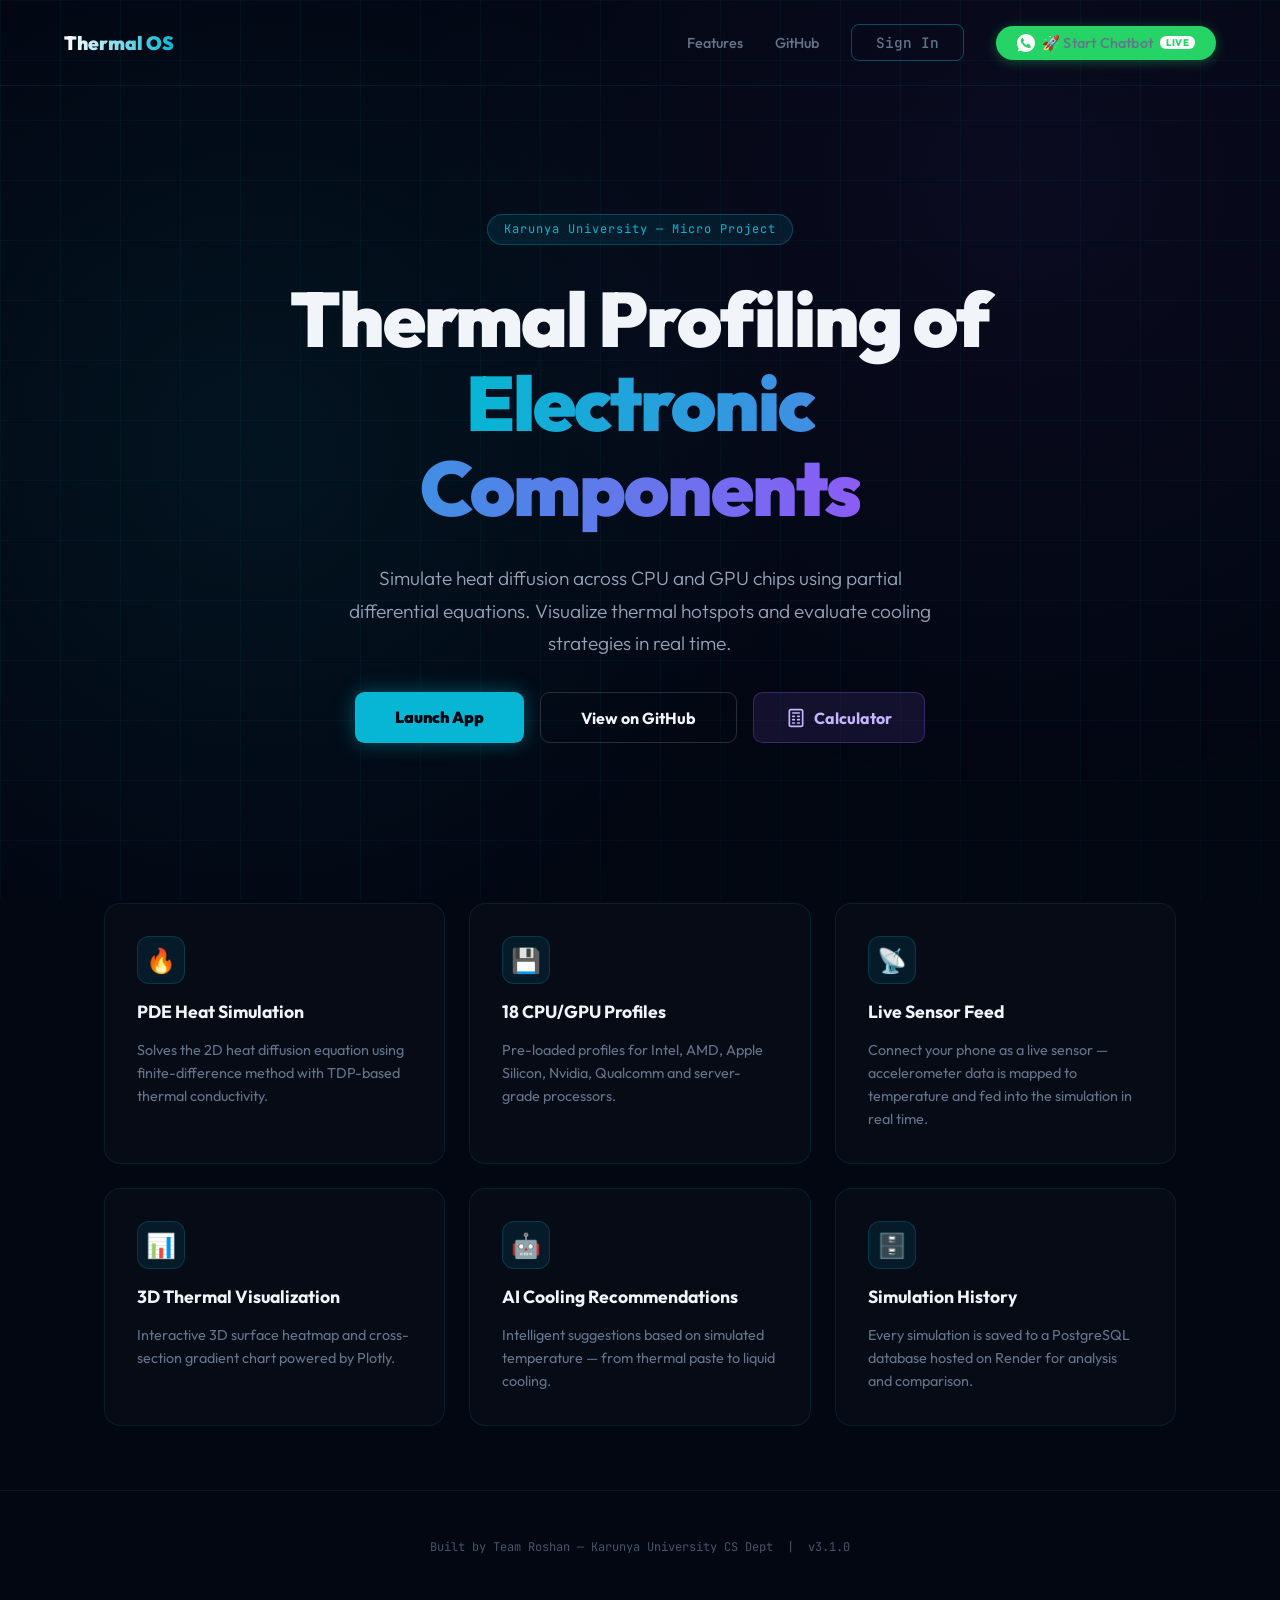
<file: webapp/templates/landing.html>
<!DOCTYPE html>
<html lang="en">

<head>
    <meta charset="UTF-8">
    <meta name="viewport" content="width=device-width, initial-scale=1.0">
    <title>Thermal OS — Thermal Profiling Platform</title>
    <link rel="preconnect" href="https://fonts.googleapis.com">
    <link rel="preconnect" href="https://fonts.gstatic.com" crossorigin>
    <link
        href="https://fonts.googleapis.com/css2?family=Outfit:wght@300;400;700;900&family=JetBrains+Mono:wght@400;700&display=swap"
        rel="stylesheet">
    <style>
        * {
            margin: 0;
            padding: 0;
            box-sizing: border-box;
        }

        body {
            background: #030712;
            color: #f1f5f9;
            font-family: 'Outfit', sans-serif;
            min-height: 100vh;
            overflow-x: hidden;
        }

        body::before {
            content: '';
            position: fixed;
            inset: 0;
            background-image:
                radial-gradient(circle at 20% 50%, rgba(6, 182, 212, 0.08) 0%, transparent 50%),
                radial-gradient(circle at 80% 20%, rgba(139, 92, 246, 0.06) 0%, transparent 50%),
                linear-gradient(rgba(6, 182, 212, 0.04) 1px, transparent 1px),
                linear-gradient(90deg, rgba(6, 182, 212, 0.04) 1px, transparent 1px);
            background-size: cover, cover, 60px 60px, 60px 60px;
            z-index: -1;
        }

        nav {
            display: flex;
            justify-content: space-between;
            align-items: center;
            padding: 1.5rem 4rem;
            border-bottom: 1px solid rgba(6, 182, 212, 0.1);
        }

        .logo {
            font-size: 1.2rem;
            font-weight: 900;
            background: linear-gradient(to right, #fff, #06b6d4);
            -webkit-background-clip: text;
            background-clip: text;
            color: transparent;
        }

        .nav-links {
            display: flex;
            gap: 2rem;
            align-items: center;
        }

        .nav-links a {
            color: #64748b;
            text-decoration: none;
            font-size: 0.9rem;
            font-weight: 500;
        }

        .nav-links a:hover {
            color: #f1f5f9;
        }

        .btn-login {
            background: transparent;
            border: 1px solid rgba(6, 182, 212, 0.4);
            color: #06b6d4;
            padding: 0.5rem 1.5rem;
            border-radius: 0.5rem;
            font-family: 'JetBrains Mono', monospace;
            font-size: 0.8rem;
            cursor: pointer;
            text-decoration: none;
        }

        .btn-login:hover {
            background: rgba(6, 182, 212, 0.1);
        }

        .hero {
            display: flex;
            flex-direction: column;
            align-items: center;
            justify-content: center;
            text-align: center;
            padding: 8rem 2rem 6rem;
            gap: 2rem;
        }

        .badge {
            background: rgba(6, 182, 212, 0.1);
            border: 1px solid rgba(6, 182, 212, 0.3);
            color: #06b6d4;
            padding: 0.4rem 1rem;
            border-radius: 100px;
            font-family: 'JetBrains Mono', monospace;
            font-size: 0.75rem;
            letter-spacing: 1px;
        }

        .hero h1 {
            font-size: clamp(2.5rem, 6vw, 5rem);
            font-weight: 900;
            line-height: 1.1;
            letter-spacing: -2px;
            max-width: 800px;
        }

        .hero h1 span {
            background: linear-gradient(to right, #06b6d4, #8b5cf6);
            -webkit-background-clip: text;
            background-clip: text;
            color: transparent;
        }

        .hero p {
            font-size: 1.2rem;
            color: #94a3b8;
            max-width: 600px;
            line-height: 1.7;
            font-weight: 300;
        }

        .hero-btns {
            display: flex;
            gap: 1rem;
            flex-wrap: wrap;
            justify-content: center;
        }

        .btn-primary {
            background: #06b6d4;
            color: #030712;
            padding: 0.9rem 2.5rem;
            border-radius: 0.6rem;
            font-weight: 900;
            font-size: 1rem;
            text-decoration: none;
            box-shadow: 0 0 20px rgba(6, 182, 212, 0.4);
        }

        .btn-primary:hover {
            box-shadow: 0 0 35px rgba(6, 182, 212, 0.6);
        }

        .btn-secondary {
            background: transparent;
            color: #f1f5f9;
            padding: 0.9rem 2.5rem;
            border-radius: 0.6rem;
            font-weight: 700;
            font-size: 1rem;
            text-decoration: none;
            border: 1px solid rgba(255, 255, 255, 0.15);
        }

        .btn-secondary:hover {
            border-color: rgba(255, 255, 255, 0.3);
        }

        /* ── Calculator CTA Button ── */
        .btn-calculator {
            display: inline-flex;
            align-items: center;
            gap: 0.5rem;
            background: rgba(139, 92, 246, 0.12);
            color: #c4b5fd;
            padding: 0.9rem 2rem;
            border-radius: 0.6rem;
            font-weight: 700;
            font-size: 1rem;
            text-decoration: none;
            border: 1px solid rgba(139, 92, 246, 0.3);
            transition: all 0.3s ease;
            position: relative;
            overflow: hidden;
        }

        .btn-calculator:hover {
            background: rgba(139, 92, 246, 0.22);
            border-color: rgba(139, 92, 246, 0.55);
            color: #e0d4ff;
            box-shadow: 0 0 25px rgba(139, 92, 246, 0.25);
            transform: translateY(-1px);
        }

        .btn-calculator:active {
            transform: scale(0.97);
        }

        .btn-calculator svg {
            width: 20px;
            height: 20px;
            flex-shrink: 0;
        }

        .features {
            display: grid;
            grid-template-columns: repeat(auto-fit, minmax(280px, 1fr));
            gap: 1.5rem;
            padding: 4rem;
            max-width: 1200px;
            margin: 0 auto;
        }

        .feature-card {
            background: rgba(8, 12, 24, 0.85);
            border: 1px solid rgba(6, 182, 212, 0.12);
            border-radius: 1rem;
            padding: 2rem;
            display: flex;
            flex-direction: column;
            gap: 1rem;
        }

        .feature-icon {
            width: 48px;
            height: 48px;
            background: rgba(6, 182, 212, 0.1);
            border: 1px solid rgba(6, 182, 212, 0.2);
            border-radius: 0.75rem;
            display: flex;
            align-items: center;
            justify-content: center;
            font-size: 1.5rem;
        }

        .feature-card h3 {
            font-size: 1.1rem;
            font-weight: 700;
        }

        .feature-card p {
            color: #64748b;
            font-size: 0.9rem;
            line-height: 1.6;
        }

        footer {
            text-align: center;
            padding: 3rem;
            border-top: 1px solid rgba(6, 182, 212, 0.1);
            color: #475569;
            font-family: 'JetBrains Mono', monospace;
            font-size: 0.75rem;
        }

        /* ── WhatsApp Navbar CTA ── */
        .wa-cta-wrap {
            position: relative;
        }

        .btn-whatsapp {
            display: inline-flex;
            align-items: center;
            gap: 0.45rem;
            background: #25D366;
            color: #fff;
            text-decoration: none;
            padding: 0.5rem 1.3rem;
            border-radius: 100px;
            font-family: 'Outfit', sans-serif;
            font-size: 0.82rem;
            font-weight: 700;
            letter-spacing: 0.2px;
            white-space: nowrap;
            box-shadow: 0 2px 12px rgba(37, 211, 102, 0.35);
            transition: transform 0.25s ease, box-shadow 0.25s ease;
            animation: wa-pulse 2.5s infinite;
        }

        .btn-whatsapp:hover {
            transform: scale(1.05);
            box-shadow: 0 4px 22px rgba(37, 211, 102, 0.5);
            color: #fff;
            animation: none;
        }

        .btn-whatsapp:active {
            transform: scale(0.98);
        }

        .btn-whatsapp svg {
            width: 18px;
            height: 18px;
            fill: #fff;
            flex-shrink: 0;
        }

        .wa-live-badge {
            background: #fff;
            color: #25D366;
            font-size: 0.6rem;
            font-weight: 800;
            padding: 2px 6px;
            border-radius: 6px;
            line-height: 1;
            letter-spacing: 0.5px;
            flex-shrink: 0;
        }

        @keyframes wa-pulse {
            0% {
                box-shadow: 0 2px 12px rgba(37, 211, 102, 0.35), 0 0 0 0 rgba(37, 211, 102, 0.5);
            }

            70% {
                box-shadow: 0 2px 12px rgba(37, 211, 102, 0.35), 0 0 0 10px rgba(37, 211, 102, 0);
            }

            100% {
                box-shadow: 0 2px 12px rgba(37, 211, 102, 0.35), 0 0 0 0 rgba(37, 211, 102, 0);
            }
        }

        /* Tooltip on hover */
        .wa-cta-tip {
            position: absolute;
            top: calc(100% + 10px);
            right: 0;
            background: rgba(8, 12, 24, 0.94);
            border: 1px solid rgba(37, 211, 102, 0.25);
            color: #cbd5e1;
            font-size: 0.7rem;
            line-height: 1.55;
            padding: 10px 14px;
            border-radius: 10px;
            width: 240px;
            pointer-events: none;
            opacity: 0;
            transform: translateY(-4px);
            transition: opacity 0.25s ease, transform 0.25s ease;
            backdrop-filter: blur(14px);
            -webkit-backdrop-filter: blur(14px);
            box-shadow: 0 6px 24px rgba(0, 0, 0, 0.45);
            font-family: 'Outfit', sans-serif;
            z-index: 100;
        }

        .wa-cta-tip strong {
            color: #25D366;
        }

        .wa-cta-wrap:hover .wa-cta-tip {
            opacity: 1;
            transform: translateY(0);
        }

        /* Mobile nav adjustments */
        @media (max-width: 640px) {
            nav {
                padding: 1rem 1.5rem;
            }

            .nav-links {
                gap: 0.8rem;
            }

            .btn-whatsapp {
                padding: 0.45rem 0.9rem;
                font-size: 0.75rem;
            }

            .wa-cta-tip {
                width: 200px;
                font-size: 0.65rem;
            }
        }

        @media (max-width: 420px) {

            .btn-whatsapp .wa-label,
            .btn-whatsapp .wa-live-badge {
                display: none;
            }

            .btn-whatsapp {
                padding: 0.5rem;
                border-radius: 50%;
            }

            .btn-whatsapp svg {
                width: 22px;
                height: 22px;
            }
        }
    </style>
</head>

<body>
    <nav>
        <div class="logo">Thermal OS</div>
        <div class="nav-links">
            <a href="#features">Features</a>
            <a href="https://github.com/RoshanAnandSeeli/PythonMP" target="_blank">GitHub</a>
            <a href="/login" class="btn-login">Sign In</a>
            <div class="wa-cta-wrap">
                <a href="https://wa.me/14155238886?text=join%20note-shake" target="_blank" rel="noopener noreferrer"
                    class="btn-whatsapp" id="btn-whatsapp" aria-label="Chat on WhatsApp"
                    onclick="console.log('WhatsApp CTA clicked')">
                    <svg viewBox="0 0 32 32" xmlns="http://www.w3.org/2000/svg">
                        <path
                            d="M16.004 0h-.008C7.174 0 0 7.176 0 16c0 3.5 1.128 6.744 3.046 9.378L1.054 31.29l6.118-1.958A15.905 15.905 0 0016.004 32C24.826 32 32 24.822 32 16S24.826 0 16.004 0zm9.338 22.594c-.39 1.1-1.932 2.014-3.164 2.28-.844.18-1.946.322-5.656-1.216-4.748-1.966-7.804-6.78-8.038-7.096-.226-.316-1.882-2.508-1.882-4.784s1.192-3.396 1.614-3.862c.39-.43.922-.644 1.41-.644.17 0 .324.008.462.016.422.018.634.042.912.706.348.83 1.194 2.91 1.298 3.124.106.214.212.5.074.796-.13.302-.244.49-.464.752-.214.262-.44.464-.654.748-.196.248-.416.514-.18.934.238.414 1.058 1.748 2.272 2.83 1.562 1.394 2.878 1.826 3.286 2.028.408.202.644.172.882-.098.244-.276 1.04-1.212 1.318-1.63.272-.416.548-.348.924-.21.378.14 2.394 1.13 2.804 1.336.408.208.682.31.782.482.098.168.098.988-.292 2.088z" />
                    </svg>
                    <span class="wa-label">🚀 Start Chatbot</span>
                    <span class="wa-live-badge">LIVE</span>
                </a>
                <div class="wa-cta-tip">
                    👉 Join first: <strong>'join note-shake'</strong><br>
                    Then type <strong>'hi'</strong> to start 🚀
                </div>
            </div>
        </div>
    </nav>

    <section class="hero">
        <div class="badge">Karunya University — Micro Project</div>
        <h1>Thermal Profiling of<br><span>Electronic Components</span></h1>
        <p>Simulate heat diffusion across CPU and GPU chips using partial differential equations. Visualize thermal
            hotspots and evaluate cooling strategies in real time.</p>
        <div class="hero-btns">
            <a href="/login" class="btn-primary">Launch App</a>
            <a href="https://github.com/RoshanAnandSeeli/PythonMP" target="_blank" class="btn-secondary">View on
                GitHub</a>
            <a href="/calculator" class="btn-calculator" id="btnCalcLanding">
                <svg viewBox="0 0 24 24" fill="none" stroke="currentColor" stroke-width="2" stroke-linecap="round"
                    stroke-linejoin="round">
                    <rect x="4" y="2" width="16" height="20" rx="2"></rect>
                    <line x1="8" y1="6" x2="16" y2="6"></line>
                    <line x1="8" y1="10" x2="10" y2="10"></line>
                    <line x1="14" y1="10" x2="16" y2="10"></line>
                    <line x1="8" y1="14" x2="10" y2="14"></line>
                    <line x1="14" y1="14" x2="16" y2="14"></line>
                    <line x1="8" y1="18" x2="10" y2="18"></line>
                    <line x1="14" y1="18" x2="16" y2="18"></line>
                </svg>
                Calculator
            </a>
        </div>
    </section>

    <section class="features" id="features">
        <div class="feature-card">
            <div class="feature-icon">🔥</div>
            <h3>PDE Heat Simulation</h3>
            <p>Solves the 2D heat diffusion equation using finite-difference method with TDP-based thermal conductivity.
            </p>
        </div>
        <div class="feature-card">
            <div class="feature-icon">💾</div>
            <h3>18 CPU/GPU Profiles</h3>
            <p>Pre-loaded profiles for Intel, AMD, Apple Silicon, Nvidia, Qualcomm and server-grade processors.</p>
        </div>
        <div class="feature-card">
            <div class="feature-icon">📡</div>
            <h3>Live Sensor Feed</h3>
            <p>Connect your phone as a live sensor — accelerometer data is mapped to temperature and fed into the
                simulation in real time.</p>
        </div>
        <div class="feature-card">
            <div class="feature-icon">📊</div>
            <h3>3D Thermal Visualization</h3>
            <p>Interactive 3D surface heatmap and cross-section gradient chart powered by Plotly.</p>
        </div>
        <div class="feature-card">
            <div class="feature-icon">🤖</div>
            <h3>AI Cooling Recommendations</h3>
            <p>Intelligent suggestions based on simulated temperature — from thermal paste to liquid cooling.</p>
        </div>
        <div class="feature-card">
            <div class="feature-icon">🗄️</div>
            <h3>Simulation History</h3>
            <p>Every simulation is saved to a PostgreSQL database hosted on Render for analysis and comparison.</p>
        </div>
    </section>

    <footer>
        Built by Team Roshan — Karunya University CS Dept &nbsp;|&nbsp; v3.1.0
    </footer>


</body>

</html>
</file>
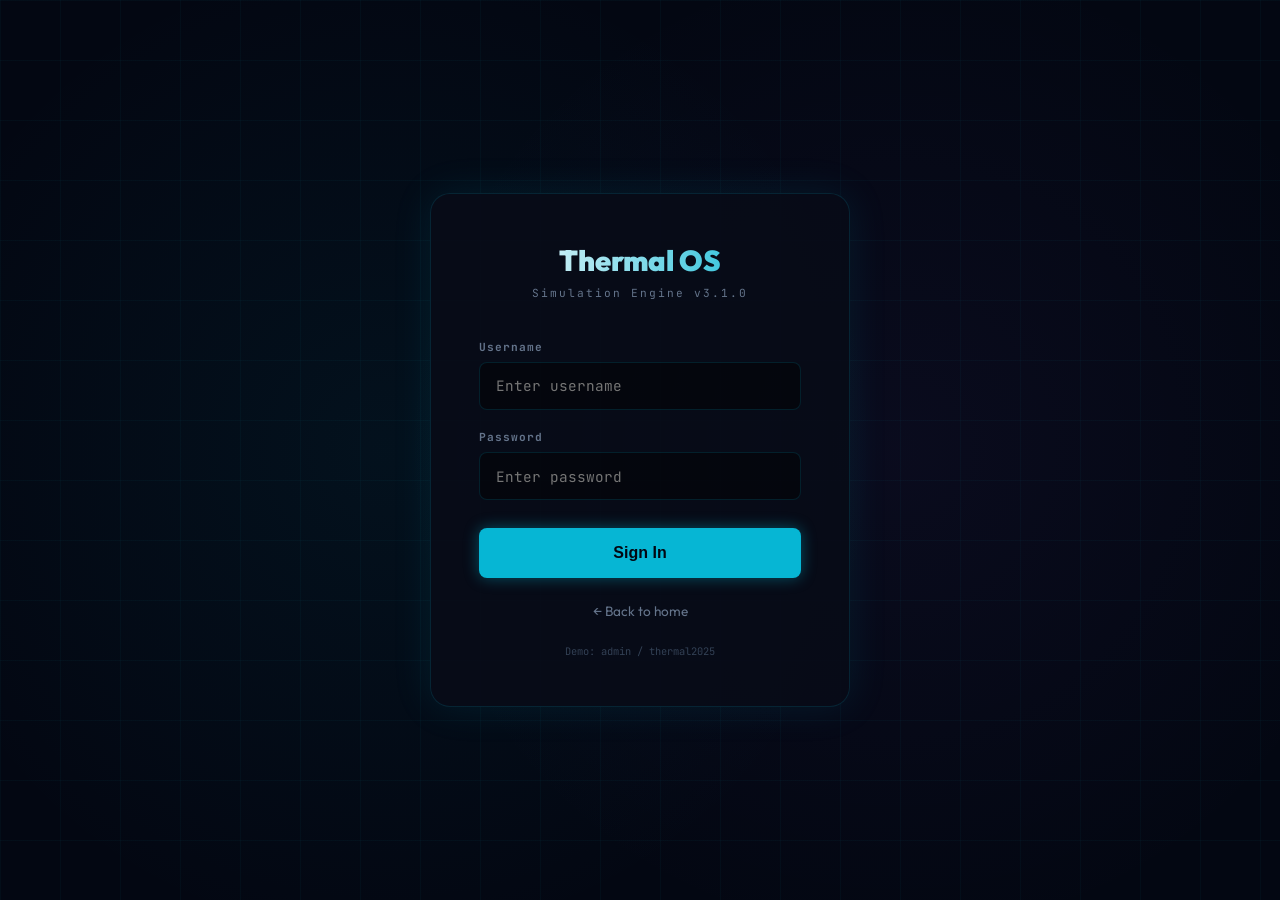
<file: webapp/templates/login.html>
<!DOCTYPE html>
<html lang="en">

<head>
    <meta charset="UTF-8">
    <meta name="viewport" content="width=device-width, initial-scale=1.0">
    <title>Thermal OS — Sign In</title>
    <link rel="preconnect" href="https://fonts.googleapis.com">
    <link rel="preconnect" href="https://fonts.gstatic.com" crossorigin>
    <link
        href="https://fonts.googleapis.com/css2?family=Outfit:wght@400;700;900&family=JetBrains+Mono:wght@400;700&display=swap"
        rel="stylesheet">
    <style>
        * {
            margin: 0;
            padding: 0;
            box-sizing: border-box;
        }

        body {
            background: #030712;
            color: #f1f5f9;
            font-family: 'Outfit', sans-serif;
            min-height: 100vh;
            display: flex;
            align-items: center;
            justify-content: center;
            background-image:
                radial-gradient(circle at 30% 50%, rgba(6, 182, 212, 0.06) 0%, transparent 50%),
                radial-gradient(circle at 70% 50%, rgba(139, 92, 246, 0.05) 0%, transparent 50%),
                linear-gradient(rgba(6, 182, 212, 0.04) 1px, transparent 1px),
                linear-gradient(90deg, rgba(6, 182, 212, 0.04) 1px, transparent 1px);
            background-size: cover, cover, 60px 60px, 60px 60px;
        }

        .login-card {
            background: rgba(8, 12, 24, 0.9);
            border: 1px solid rgba(6, 182, 212, 0.15);
            border-radius: 1.25rem;
            padding: 3rem;
            width: 100%;
            max-width: 420px;
            box-shadow: 0 0 40px rgba(6, 182, 212, 0.1);
        }

        .brand {
            text-align: center;
            margin-bottom: 2.5rem;
        }

        .brand h1 {
            font-size: 1.8rem;
            font-weight: 900;
            background: linear-gradient(to right, #fff, #06b6d4);
            -webkit-background-clip: text;
            background-clip: text;
            color: transparent;
            margin-bottom: 0.5rem;
        }

        .brand p {
            font-family: 'JetBrains Mono', monospace;
            font-size: 0.7rem;
            color: #64748b;
            letter-spacing: 2px;
        }

        .form-group {
            display: flex;
            flex-direction: column;
            gap: 0.5rem;
            margin-bottom: 1.25rem;
        }

        .form-group label {
            font-family: 'JetBrains Mono', monospace;
            font-size: 0.7rem;
            color: #64748b;
            font-weight: 700;
            letter-spacing: 1px;
        }

        .form-group input {
            background: rgba(0, 0, 0, 0.4);
            border: 1px solid rgba(6, 182, 212, 0.15);
            border-radius: 0.5rem;
            padding: 0.85rem 1rem;
            color: #f1f5f9;
            font-family: 'JetBrains Mono', monospace;
            font-size: 0.9rem;
            outline: none;
            width: 100%;
        }

        .form-group input:focus {
            border-color: rgba(6, 182, 212, 0.5);
        }

        .error-msg {
            color: #ef4444;
            font-family: 'JetBrains Mono', monospace;
            font-size: 0.75rem;
            margin-bottom: 1rem;
            display: none;
        }

        .btn-submit {
            width: 100%;
            background: #06b6d4;
            color: #030712;
            border: none;
            padding: 1rem;
            border-radius: 0.5rem;
            font-weight: 900;
            font-size: 1rem;
            cursor: pointer;
            box-shadow: 0 0 15px rgba(6, 182, 212, 0.4);
            margin-top: 0.5rem;
        }

        .btn-submit:hover {
            box-shadow: 0 0 25px rgba(6, 182, 212, 0.6);
        }

        .back-link {
            display: block;
            text-align: center;
            margin-top: 1.5rem;
            color: #64748b;
            font-size: 0.85rem;
            text-decoration: none;
        }

        .back-link:hover {
            color: #f1f5f9;
        }

        .hint {
            text-align: center;
            font-family: 'JetBrains Mono', monospace;
            font-size: 0.65rem;
            color: #334155;
            margin-top: 1.5rem;
        }
    </style>
</head>

<body>
    <div class="login-card">
        <div class="brand">
            <h1>Thermal OS</h1>
            <p>Simulation Engine v3.1.0</p>
        </div>

        <div id="errorMsg" class="error-msg">Invalid username or password.</div>

        <form onsubmit="handleLogin(event)">
            <div class="form-group">
                <label>Username</label>
                <input type="text" id="username" placeholder="Enter username" autocomplete="username">
            </div>
            <div class="form-group">
                <label>Password</label>
                <input type="password" id="password" placeholder="Enter password" autocomplete="current-password">
            </div>
            <button type="submit" class="btn-submit">Sign In</button>
        </form>

        <a href="/" class="back-link">← Back to home</a>
        <div class="hint">Demo: admin / thermal2025</div>
    </div>

    <script>
        async function handleLogin(e) {
            e.preventDefault();
            const user = document.getElementById('username').value;
            const pass = document.getElementById('password').value;
            const err = document.getElementById('errorMsg');

            const res = await fetch('/login', {
                method: 'POST',
                headers: { 'Content-Type': 'application/json' },
                body: JSON.stringify({ username: user, password: pass })
            });

            if (res.ok) {
                window.location.href = '/app';
            } else {
                err.style.display = 'block';
                setTimeout(() => err.style.display = 'none', 3000);
            }
        }
    </script>
</body>

</html>
</file>
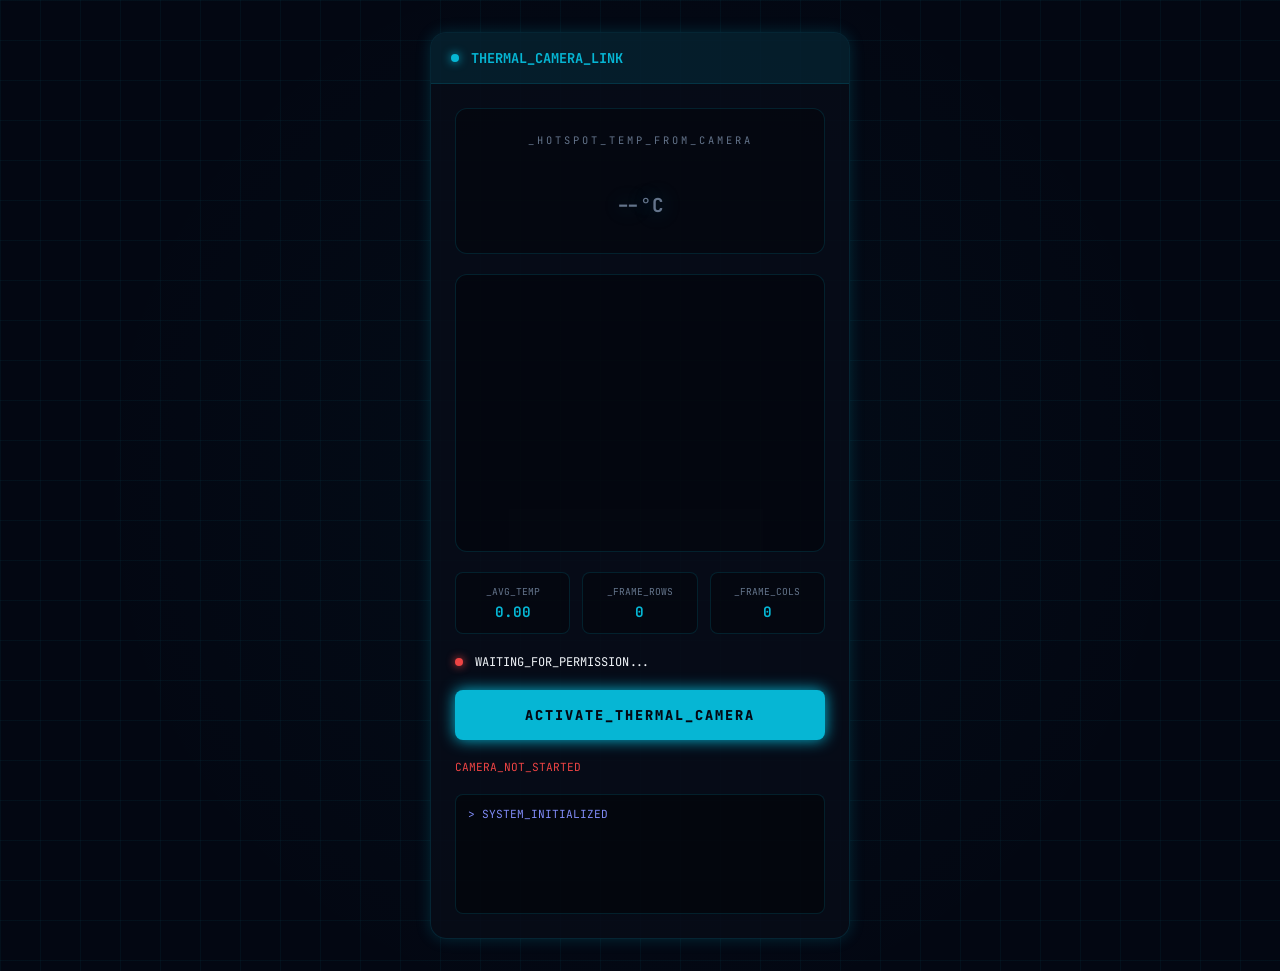
<file: webapp/templates/sensor.html>
<!DOCTYPE html>
<html lang="en">

<head>
    <meta charset="UTF-8">
    <meta name="viewport" content="width=device-width, initial-scale=1.0">
    <title>THERMAL_OS // THERMAL_CAMERA</title>
    <link rel="preconnect" href="https://fonts.googleapis.com">
    <link rel="preconnect" href="https://fonts.gstatic.com" crossorigin>
    <link
        href="https://fonts.googleapis.com/css2?family=Outfit:wght@400;700;900&family=JetBrains+Mono:wght@300;400;700&display=swap"
        rel="stylesheet">
    <style>
        :root {
            --bg-dark: #030712;
            --cyan-glow: #06b6d4;
            --red-glow: #ef4444;
            --text-primary: #f1f5f9;
            --text-dim: #64748b;
            --border-glass: rgba(6, 182, 212, 0.15);
            --bg-panel: rgba(8, 12, 24, 0.85);
        }

        * {
            margin: 0;
            padding: 0;
            box-sizing: border-box;
        }

        body {
            background-color: var(--bg-dark);
            background-image:
                radial-gradient(circle at 50% 50%, rgba(6, 182, 212, 0.03) 0%, transparent 70%),
                linear-gradient(rgba(6, 182, 212, 0.05) 1px, transparent 1px),
                linear-gradient(90deg, rgba(6, 182, 212, 0.05) 1px, transparent 1px);
            background-size: cover, 40px 40px, 40px 40px;
            color: var(--text-primary);
            font-family: 'Outfit', sans-serif;
            min-height: 100vh;
            display: flex;
            align-items: center;
            justify-content: center;
            padding: 2rem;
        }

        .panel {
            background: var(--bg-panel);
            border: 1px solid var(--border-glass);
            border-radius: 1rem;
            width: 100%;
            max-width: 420px;
            overflow: hidden;
            box-shadow: 0 0 15px rgba(6, 182, 212, 0.2);
        }

        .panel-header {
            background: rgba(6, 182, 212, 0.1);
            padding: 1rem 1.25rem;
            display: flex;
            align-items: center;
            gap: 0.75rem;
            font-family: 'JetBrains Mono', monospace;
            font-size: 0.85rem;
            font-weight: 700;
            border-bottom: 1px solid var(--border-glass);
            color: var(--cyan-glow);
        }

        .pulse-dot {
            width: 8px;
            height: 8px;
            background: var(--cyan-glow);
            border-radius: 50%;
            box-shadow: 0 0 10px var(--cyan-glow);
            animation: pulse 2s infinite;
        }

        @keyframes pulse {
            0% {
                opacity: 1;
                transform: scale(1);
            }

            50% {
                opacity: 0.3;
                transform: scale(0.8);
            }

            100% {
                opacity: 1;
                transform: scale(1);
            }
        }

        .panel-body {
            padding: 1.5rem;
            display: flex;
            flex-direction: column;
            gap: 1.25rem;
        }

        .temp-display {
            text-align: center;
            background: rgba(0, 0, 0, 0.3);
            border: 1px solid var(--border-glass);
            border-radius: 0.75rem;
            padding: 1.5rem;
        }

        .temp-label {
            font-family: 'JetBrains Mono', monospace;
            font-size: 0.65rem;
            color: var(--text-dim);
            letter-spacing: 3px;
            margin-bottom: 0.5rem;
        }

        .temp-value {
            font-family: 'JetBrains Mono', monospace;
            font-size: 3.5rem;
            font-weight: 700;
            color: #fff;
            text-shadow: 0 0 20px rgba(6, 182, 212, 0.4);
        }

        .temp-value span {
            font-size: 1.2rem;
            color: var(--text-dim);
        }

        .cam-preview {
            background: rgba(0, 0, 0, 0.3);
            border: 1px solid var(--border-glass);
            border-radius: 0.75rem;
            overflow: hidden;
            aspect-ratio: 4/3;
            position: relative;
        }

        .cam-preview video,
        .cam-preview canvas {
            position: absolute;
            width: 100%;
            height: 100%;
            top: 0;
            left: 0;
            object-fit: cover;
        }

        .cam-preview canvas {
            opacity: 0.6;
            pointer-events: none;
        }

        .cam-stats {
            display: grid;
            grid-template-columns: 1fr 1fr 1fr;
            gap: 0.75rem;
        }

        .cam-item {
            background: rgba(0, 0, 0, 0.3);
            border: 1px solid var(--border-glass);
            border-radius: 0.5rem;
            padding: 0.75rem;
            text-align: center;
        }

        .cam-item .label {
            font-family: 'JetBrains Mono', monospace;
            font-size: 0.6rem;
            color: var(--text-dim);
            margin-bottom: 0.25rem;
        }

        .cam-item .val {
            font-family: 'JetBrains Mono', monospace;
            font-size: 0.9rem;
            color: var(--cyan-glow);
            font-weight: 700;
        }

        .start-btn {
            background: var(--cyan-glow);
            color: var(--bg-dark);
            border: none;
            padding: 1rem;
            border-radius: 0.5rem;
            font-weight: 900;
            font-family: 'JetBrains Mono', monospace;
            font-size: 0.85rem;
            letter-spacing: 2px;
            cursor: pointer;
            box-shadow: 0 0 15px var(--cyan-glow);
            width: 100%;
        }

        .status-row {
            display: flex;
            align-items: center;
            gap: 0.75rem;
            font-family: 'JetBrains Mono', monospace;
            font-size: 0.75rem;
        }

        .status-dot {
            width: 8px;
            height: 8px;
            border-radius: 50%;
            background: var(--red-glow);
            box-shadow: 0 0 8px var(--red-glow);
        }

        .status-dot.active {
            background: var(--cyan-glow);
            box-shadow: 0 0 8px var(--cyan-glow);
        }

        .log-box {
            background: rgba(0, 0, 0, 0.4);
            border: 1px solid var(--border-glass);
            border-radius: 0.5rem;
            padding: 0.75rem;
            height: 120px;
            overflow-y: auto;
            font-family: 'JetBrains Mono', monospace;
            font-size: 0.7rem;
        }

        .log-line {
            color: #818cf8;
            margin-bottom: 0.3rem;
        }

        .log-line.ok {
            color: var(--cyan-glow);
        }

        .log-line.err {
            color: var(--red-glow);
        }

        ::-webkit-scrollbar {
            width: 4px;
        }

        ::-webkit-scrollbar-track {
            background: var(--bg-dark);
        }

        ::-webkit-scrollbar-thumb {
            background: var(--cyan-glow);
            border-radius: 2px;
        }
    </style>
</head>

<body>
    <div class="panel">
        <div class="panel-header">
            <span class="pulse-dot"></span>
            THERMAL_CAMERA_LINK
        </div>
        <div class="panel-body">
            <div class="temp-display">
                <div class="temp-label">_HOTSPOT_TEMP_FROM_CAMERA</div>
                <div class="temp-value"><span id="tempValue">--</span><span>°C</span></div>
            </div>
            <div class="cam-preview">
                <video id="cameraFeed" autoplay playsinline muted></video>
                <canvas id="heatOverlay"></canvas>
            </div>
            <div class="cam-stats">
                <div class="cam-item">
                    <div class="label">_AVG_TEMP</div>
                    <div class="val" id="avgTemp">0.00</div>
                </div>
                <div class="cam-item">
                    <div class="label">_FRAME_ROWS</div>
                    <div class="val" id="frameRows">0</div>
                </div>
                <div class="cam-item">
                    <div class="label">_FRAME_COLS</div>
                    <div class="val" id="frameCols">0</div>
                </div>
            </div>
            <div class="status-row">
                <span class="status-dot" id="statusDot"></span>
                <span id="connectionStatus">WAITING_FOR_PERMISSION...</span>
            </div>
            <button class="start-btn" id="startBtn">ACTIVATE_THERMAL_CAMERA</button>
            <div id="sensorStatus"
                style="font-family:'JetBrains Mono',monospace;font-size:0.7rem;color:var(--red-glow)">CAMERA_NOT_STARTED
            </div>
            <div class="log-box" id="logs">
                <div class="log-line">> SYSTEM_INITIALIZED</div>
            </div>
        </div>
    </div>
    <script>
        function log(msg, type = '') {
            const logs = document.getElementById('logs');
            const e = document.createElement('div');
            e.className = 'log-line ' + type;
            e.innerText = `[${new Date().toLocaleTimeString()}] ${msg}`;
            logs.prepend(e);
            while (logs.children.length > 20) logs.removeChild(logs.lastChild);
        }
        const THERMAL_ROWS = 24;
        const THERMAL_COLS = 32;
        const TEMP_MIN = 24.0;
        const TEMP_MAX = 42.0;

        const video = document.getElementById('cameraFeed');
        const overlay = document.getElementById('heatOverlay');
        const overlayCtx = overlay.getContext('2d');
        const sampleCanvas = document.createElement('canvas');
        sampleCanvas.width = THERMAL_COLS;
        sampleCanvas.height = THERMAL_ROWS;
        const sampleCtx = sampleCanvas.getContext('2d', { willReadFrequently: true });

        let latestFrame = null;
        let isSending = false;

        document.getElementById('startBtn').addEventListener('click', startCamera);

        function getCameraStream(constraints) {
            if (navigator.mediaDevices && typeof navigator.mediaDevices.getUserMedia === 'function') {
                return navigator.mediaDevices.getUserMedia(constraints);
            }

            const legacyGetUserMedia =
                navigator.getUserMedia ||
                navigator.webkitGetUserMedia ||
                navigator.mozGetUserMedia ||
                navigator.msGetUserMedia;

            if (!legacyGetUserMedia) {
                return Promise.reject(new Error('Camera API unavailable in this browser/context'));
            }

            return new Promise((resolve, reject) => {
                legacyGetUserMedia.call(navigator, constraints, resolve, reject);
            });
        }

        async function startCamera() {
            try {
                const stream = await getCameraStream({
                    video: { facingMode: 'environment' },
                    audio: false
                });
                video.srcObject = stream;
                await video.play();

                document.getElementById('startBtn').style.display = 'none';
                document.getElementById('sensorStatus').innerText = 'CAMERA_ACTIVE';
                document.getElementById('sensorStatus').style.color = '#06b6d4';
                document.getElementById('statusDot').classList.add('active');
                log('Thermal camera stream activated', 'ok');

                resizeOverlay();
                requestAnimationFrame(processFrame);
            } catch (e) {
                const permissionBlocked = e && (e.name === 'NotAllowedError' || e.name === 'PermissionDeniedError');
                const cameraMissing = e && (e.name === 'NotFoundError' || e.name === 'DevicesNotFoundError');
                const insecureContext = !window.isSecureContext && location.hostname !== 'localhost' && location.hostname !== '127.0.0.1';

                if (permissionBlocked) {
                    document.getElementById('sensorStatus').innerText = 'CAMERA_PERMISSION_DENIED';
                    log('Camera permission denied. Allow camera access and retry.', 'err');
                } else if (cameraMissing) {
                    document.getElementById('sensorStatus').innerText = 'CAMERA_NOT_FOUND';
                    log('No camera detected on this device/browser.', 'err');
                } else if (insecureContext) {
                    document.getElementById('sensorStatus').innerText = 'HTTPS_REQUIRED_FOR_CAMERA';
                    log('Camera requires HTTPS on phone browsers. Open this page via https tunnel or localhost.', 'err');
                } else {
                    document.getElementById('sensorStatus').innerText = 'CAMERA_UNAVAILABLE';
                }
                log(`Camera error: ${e.message}`, 'err');
            }
        }

        function resizeOverlay() {
            overlay.width = video.clientWidth || 320;
            overlay.height = video.clientHeight || 240;
        }

        function intensityToTemp(intensity) {
            return TEMP_MIN + (intensity / 255) * (TEMP_MAX - TEMP_MIN);
        }

        function processFrame() {
            if (!video.videoWidth || !video.videoHeight) {
                requestAnimationFrame(processFrame);
                return;
            }

            sampleCtx.drawImage(video, 0, 0, THERMAL_COLS, THERMAL_ROWS);
            const img = sampleCtx.getImageData(0, 0, THERMAL_COLS, THERMAL_ROWS).data;

            const matrix = [];
            let maxTemp = -Infinity;
            let avgTempAcc = 0;

            for (let r = 0; r < THERMAL_ROWS; r++) {
                const row = [];
                for (let c = 0; c < THERMAL_COLS; c++) {
                    const idx = (r * THERMAL_COLS + c) * 4;
                    const gray = (img[idx] + img[idx + 1] + img[idx + 2]) / 3;
                    const t = intensityToTemp(gray);
                    row.push(Number(t.toFixed(2)));
                    if (t > maxTemp) maxTemp = t;
                    avgTempAcc += t;
                }
                matrix.push(row);
            }

            const avgTemp = avgTempAcc / (THERMAL_ROWS * THERMAL_COLS);
            latestFrame = matrix;

            document.getElementById('tempValue').innerText = maxTemp.toFixed(2);
            document.getElementById('avgTemp').innerText = avgTemp.toFixed(2);
            document.getElementById('frameRows').innerText = THERMAL_ROWS;
            document.getElementById('frameCols').innerText = THERMAL_COLS;

            drawOverlay(matrix);
            requestAnimationFrame(processFrame);
        }

        function drawOverlay(matrix) {
            overlayCtx.clearRect(0, 0, overlay.width, overlay.height);
            const cw = overlay.width / THERMAL_COLS;
            const ch = overlay.height / THERMAL_ROWS;

            for (let r = 0; r < THERMAL_ROWS; r++) {
                for (let c = 0; c < THERMAL_COLS; c++) {
                    const t = matrix[r][c];
                    const pct = (t - TEMP_MIN) / (TEMP_MAX - TEMP_MIN);
                    const hue = 220 - pct * 220;
                    overlayCtx.fillStyle = `hsla(${hue}, 95%, 55%, 0.45)`;
                    overlayCtx.fillRect(c * cw, r * ch, cw + 0.5, ch + 0.5);
                }
            }
        }

        setInterval(async () => {
            if (!latestFrame || isSending) return;
            isSending = true;

            try {
                const res = await fetch('/sensor-data', {
                    method: 'POST',
                    headers: { 'Content-Type': 'application/json' },
                    body: JSON.stringify({
                        source: 'thermal_camera',
                        thermal_frame: latestFrame,
                        timestamp: Date.now()
                    })
                });

                if (res.ok) {
                    document.getElementById('connectionStatus').innerText = 'TRANSMITTING_OK';
                    document.getElementById('statusDot').classList.add('active');
                    log('Thermal frame sent', 'ok');
                } else {
                    document.getElementById('connectionStatus').innerText = 'SERVER_ERROR';
                    log(`Failed: HTTP ${res.status}`, 'err');
                }
            } catch (e) {
                document.getElementById('connectionStatus').innerText = 'NETWORK_DROP';
                document.getElementById('statusDot').classList.remove('active');
                log(`Network: ${e.message}`, 'err');
            } finally {
                isSending = false;
            }
        }, 2000);

        window.addEventListener('resize', resizeOverlay);
    </script>
</body>

</html>
</file>
